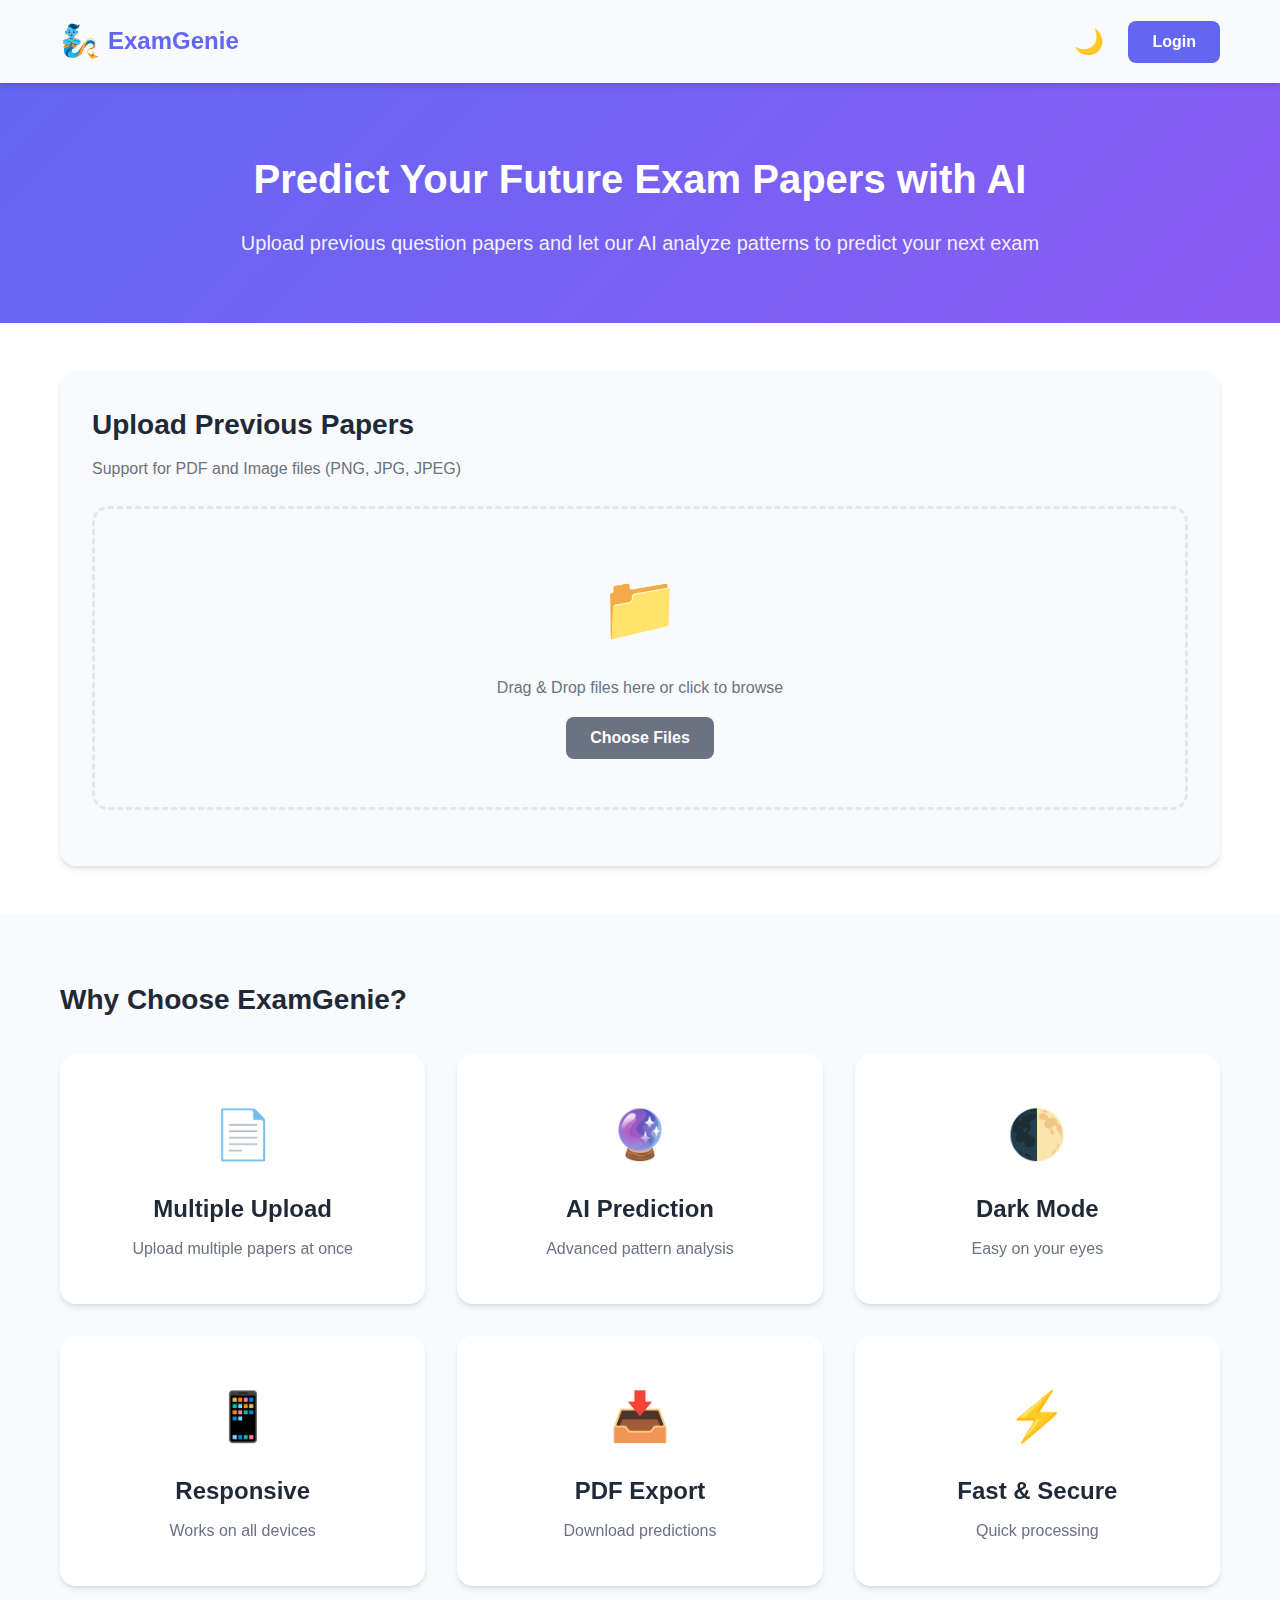
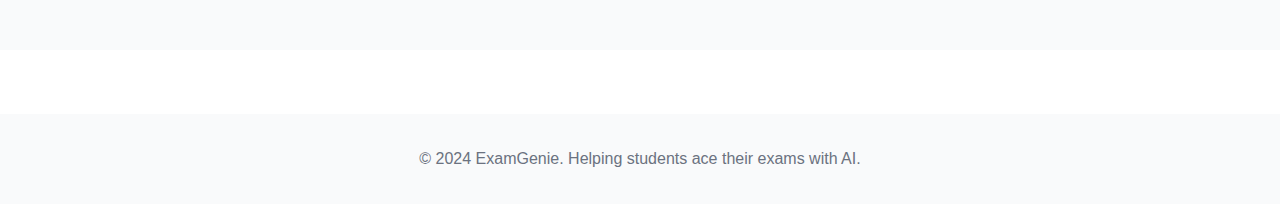
<file: frontend/index.html>
<!DOCTYPE html>
<html lang="en">
<head>
    <meta charset="UTF-8">
    <meta name="viewport" content="width=device-width, initial-scale=1.0">
    <title>ExamGenie - AI-Powered Exam Predictor</title>
    <link rel="stylesheet" href="css/style.css">
    <link rel="stylesheet" href="css/dark.css">
</head>
<body>
    <!-- Header -->
<header class="header">
    <div class="container header-content">
        <div class="logo">
            <span class="logo-icon">🧞</span>
            <span class="logo-text">ExamGenie</span>
        </div>
        <nav class="nav">
            <!-- User info will be dynamically inserted -->
            <span id="welcomeUser" class="user-name" style="display:none;"></span>
            <button id="loginBtn" class="btn btn-primary">Login</button>
            <button id="logoutBtn" class="btn btn-secondary" style="display:none;">Logout</button>
            <button id="themeToggle" class="theme-toggle" aria-label="Toggle theme">
                <span class="theme-icon">🌙</span>
            </button>
        </nav>
    </div>
</header>


    <!-- Hero Section -->
    <section class="hero">
        <div class="container">
            <h1 class="hero-title">Predict Your Future Exam Papers with AI</h1>
            <p class="hero-subtitle">Upload previous question papers and let our AI analyze patterns to predict your next exam</p>
        </div>
    </section>

    <!-- Upload Section -->
    <section class="upload-section">
        <div class="container">
            <div class="upload-card">
                <h2 class="section-title">Upload Previous Papers</h2>
                <p class="section-subtitle">Support for PDF and Image files (PNG, JPG, JPEG)</p>
                
                <div class="upload-area" id="uploadArea">
                    <div class="upload-icon">📁</div>
                    <p class="upload-text">Drag & Drop files here or click to browse</p>
                    <input type="file" id="fileInput" multiple accept=".pdf,.png,.jpg,.jpeg" hidden>
                    <button class="btn btn-secondary" onclick="document.getElementById('fileInput').click()">
                        Choose Files
                    </button>
                </div>

                <div id="fileList" class="file-list"></div>
                
                <button id="uploadBtn" class="btn btn-primary btn-large" style="display: none;">
                    Upload & Extract Text
                </button>
            </div>

            <!-- Extracted Text Display -->
            <div id="extractedSection" class="extracted-section" style="display: none;">
                <h2 class="section-title">Extracted Text</h2>
                <div id="extractedText" class="extracted-text"></div>
                
                <button id="predictBtn" class="btn btn-success btn-large">
                    🔮 Predict Future Paper
                </button>
            </div>

            <!-- Predicted Paper Display -->
            <div id="predictionSection" class="prediction-section" style="display: none;">
                <h2 class="section-title">Predicted Exam Paper</h2>
                <div id="predictionContent" class="prediction-content"></div>
                
                <button id="downloadBtn" class="btn btn-primary btn-large">
                    📥 Download as PDF
                </button>
            </div>

            <!-- Loading Spinner -->
            <div id="loadingSpinner" class="loading-spinner" style="display: none;">
                <div class="spinner"></div>
                <p>Processing your papers...</p>
            </div>
        </div>
    </section>

    <!-- Features Section -->
    <section class="features-section">
        <div class="container">
            <h2 class="section-title">Why Choose ExamGenie?</h2>
            
            <div class="features-grid">
                <!-- Feature Cards -->
                <div class="flip-card">
                    <div class="flip-card-inner">
                        <div class="flip-card-front">
                            <div class="feature-icon">📄</div>
                            <h3>Multiple Upload</h3>
                            <p>Upload multiple papers at once</p>
                        </div>
                        <div class="flip-card-back">
                            <h3>Smart Processing</h3>
                            <p>Our AI processes PDFs and images simultaneously, extracting text with high accuracy using OCR technology.</p>
                        </div>
                    </div>
                </div>

                <div class="flip-card">
                    <div class="flip-card-inner">
                        <div class="flip-card-front">
                            <div class="feature-icon">🔮</div>
                            <h3>AI Prediction</h3>
                            <p>Advanced pattern analysis</p>
                        </div>
                        <div class="flip-card-back">
                            <h3>Pattern Recognition</h3>
                            <p>Analyzes question patterns, topic frequency, and exam trends to generate accurate predictions.</p>
                        </div>
                    </div>
                </div>

                <div class="flip-card">
                    <div class="flip-card-inner">
                        <div class="flip-card-front">
                            <div class="feature-icon">🌓</div>
                            <h3>Dark Mode</h3>
                            <p>Easy on your eyes</p>
                        </div>
                        <div class="flip-card-back">
                            <h3>Comfortable Viewing</h3>
                            <p>Toggle between light and dark themes for comfortable studying at any time of day.</p>
                        </div>
                    </div>
                </div>

                <div class="flip-card">
                    <div class="flip-card-inner">
                        <div class="flip-card-front">
                            <div class="feature-icon">📱</div>
                            <h3>Responsive</h3>
                            <p>Works on all devices</p>
                        </div>
                        <div class="flip-card-back">
                            <h3>Mobile Friendly</h3>
                            <p>Fully responsive design works seamlessly on desktop, tablet, and mobile devices.</p>
                        </div>
                    </div>
                </div>

                <div class="flip-card">
                    <div class="flip-card-inner">
                        <div class="flip-card-front">
                            <div class="feature-icon">📥</div>
                            <h3>PDF Export</h3>
                            <p>Download predictions</p>
                        </div>
                        <div class="flip-card-back">
                            <h3>Easy Sharing</h3>
                            <p>Export predicted papers as PDF for easy sharing and printing.</p>
                        </div>
                    </div>
                </div>

                <div class="flip-card">
                    <div class="flip-card-inner">
                        <div class="flip-card-front">
                            <div class="feature-icon">⚡</div>
                            <h3>Fast & Secure</h3>
                            <p>Quick processing</p>
                        </div>
                        <div class="flip-card-back">
                            <h3>Reliable Performance</h3>
                            <p>Lightning-fast processing with secure file handling ensures your data stays safe.</p>
                        </div>
                    </div>
                </div>
            </div>
        </div>
    </section>

    <!-- Footer -->
    <footer class="footer">
        <div class="container">
            <p>&copy; 2024 ExamGenie. Helping students ace their exams with AI.</p>
        </div>
    </footer>

    <script src="js/main.js"></script>
</body>
</html>
</file>
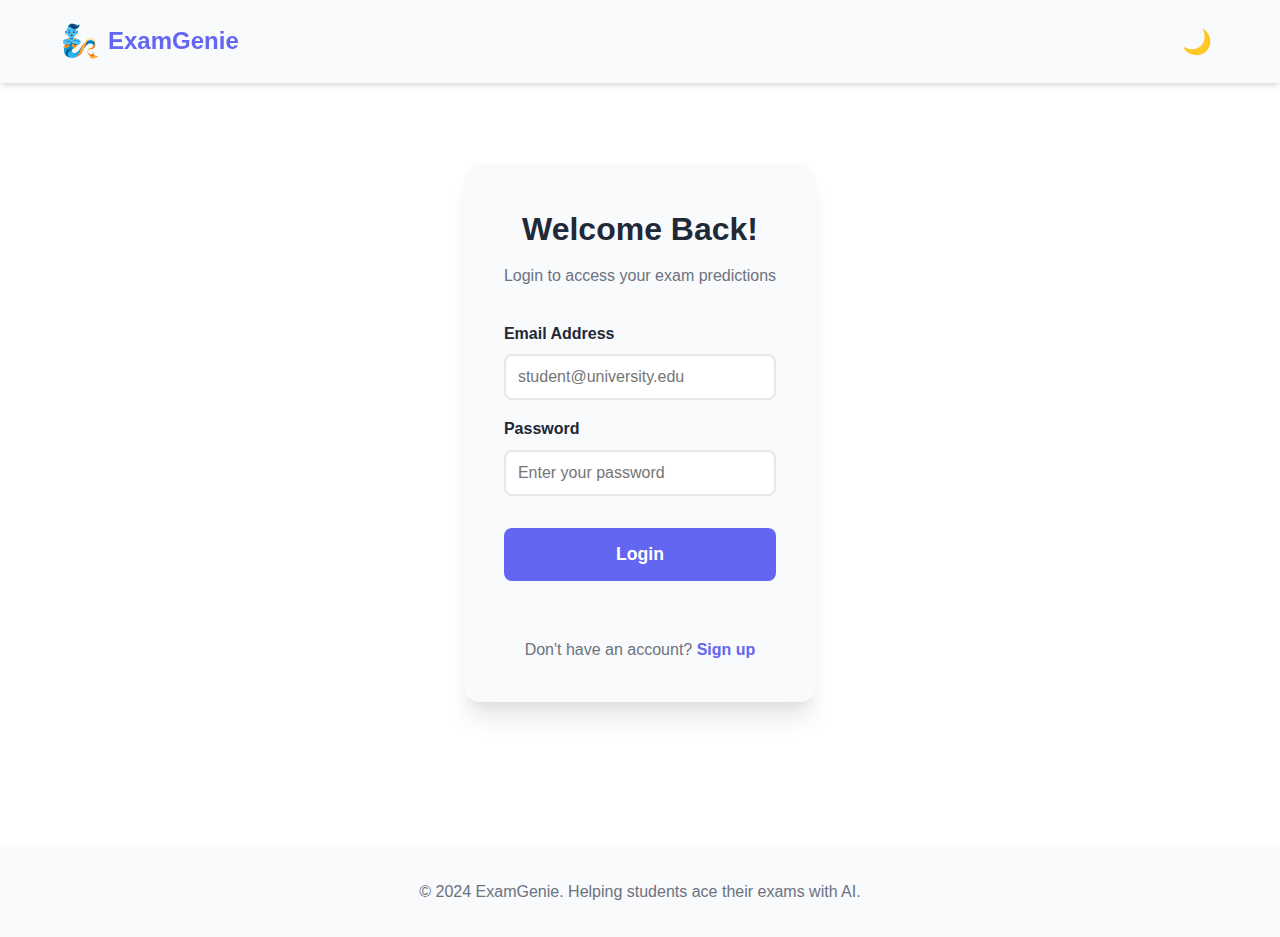
<file: frontend/login.html>
<!DOCTYPE html>
<html lang="en">
<head>
    <meta charset="UTF-8">
    <meta name="viewport" content="width=device-width, initial-scale=1.0">
    <title>Login - ExamGenie</title>
    <link rel="stylesheet" href="css/style.css">
    <link rel="stylesheet" href="css/dark.css">
</head>
<body>
    <!-- Header -->
    <header class="header">
        <div class="container header-content">
            <div class="logo" onclick="window.location.href='index.html'" style="cursor: pointer;">
                <span class="logo-icon">🧞</span>
                <span class="logo-text">ExamGenie</span>
            </div>
            <nav class="nav">
                <button id="themeToggle" class="theme-toggle" aria-label="Toggle theme">
                    <span class="theme-icon">🌙</span>
                </button>
            </nav>
        </div>
    </header>

    <!-- Login Section -->
    <section class="login-section">
        <div class="container">
            <div class="login-card">
                <h2 class="login-title">Welcome Back!</h2>
                <p class="login-subtitle">Login to access your exam predictions</p>

                <form id="loginForm" class="login-form">
                    <div class="form-group">
                        <label for="email">Email Address</label>
                        <input type="email" id="email" name="email" placeholder="student@university.edu" required>
                    </div>

                    <div class="form-group">
                        <label for="password">Password</label>
                        <input type="password" id="password" name="password" placeholder="Enter your password" required>
                    </div>

                    
                    <button type="submit" class="btn btn-primary btn-large">Login</button>

                    

                    <p class="signup-text">
                        Don't have an account? <a href="register.html" class="signup-link">Sign up</a>
                    </p>
                </form>

                <div id="loginMessage" class="message" style="display: none;"></div>
            </div>
        </div>
    </section>

    <!-- Footer -->
    <footer class="footer">
        <div class="container">
            <p>&copy; 2024 ExamGenie. Helping students ace their exams with AI.</p>
        </div>
    </footer>

    <script>
        // Theme toggle functionality
        const themeToggle = document.getElementById('themeToggle');
        const body = document.body;
        const themeIcon = document.querySelector('.theme-icon');

        // Check for saved theme preference
        const currentTheme = localStorage.getItem('theme') || 'light';
        body.classList.toggle('dark-mode', currentTheme === 'dark');
        themeIcon.textContent = currentTheme === 'dark' ? '☀️' : '🌙';

        themeToggle.addEventListener('click', () => {
            body.classList.toggle('dark-mode');
            const isDark = body.classList.contains('dark-mode');
            themeIcon.textContent = isDark ? '☀️' : '🌙';
            localStorage.setItem('theme', isDark ? 'dark' : 'light');
        });

        // Login form submission
        const loginForm = document.getElementById('loginForm');
        const loginMessage = document.getElementById('loginMessage');

        loginForm.addEventListener('submit', async (e) => {
            e.preventDefault();

            const email = document.getElementById('email').value;
            const password = document.getElementById('password').value;

            try {
                const response = await fetch('http://localhost:5000/login', {
                    method: 'POST',
                    headers: {
                        'Content-Type': 'application/json',
                    },
                    body: JSON.stringify({ email, password })
                });

                const data = await response.json();

                if (data.success) {
                    loginMessage.textContent = 'Login successful! Redirecting...';
                    loginMessage.className = 'message success';
                    loginMessage.style.display = 'block';

                    // Store user info
                    localStorage.setItem('user', JSON.stringify(data.user));

                    // Redirect after 1 second
                    setTimeout(() => {
                        window.location.href = 'index.html';
                    }, 1000);
                } else {
                    loginMessage.textContent = data.error || 'Login failed';
                    loginMessage.className = 'message error';
                    loginMessage.style.display = 'block';
                }
            } catch (error) {
                loginMessage.textContent = 'Error connecting to server. Please make sure the backend is running.';
                loginMessage.className = 'message error';
                loginMessage.style.display = 'block';
            }
        });
    </script>
</body>
</html>
</file>
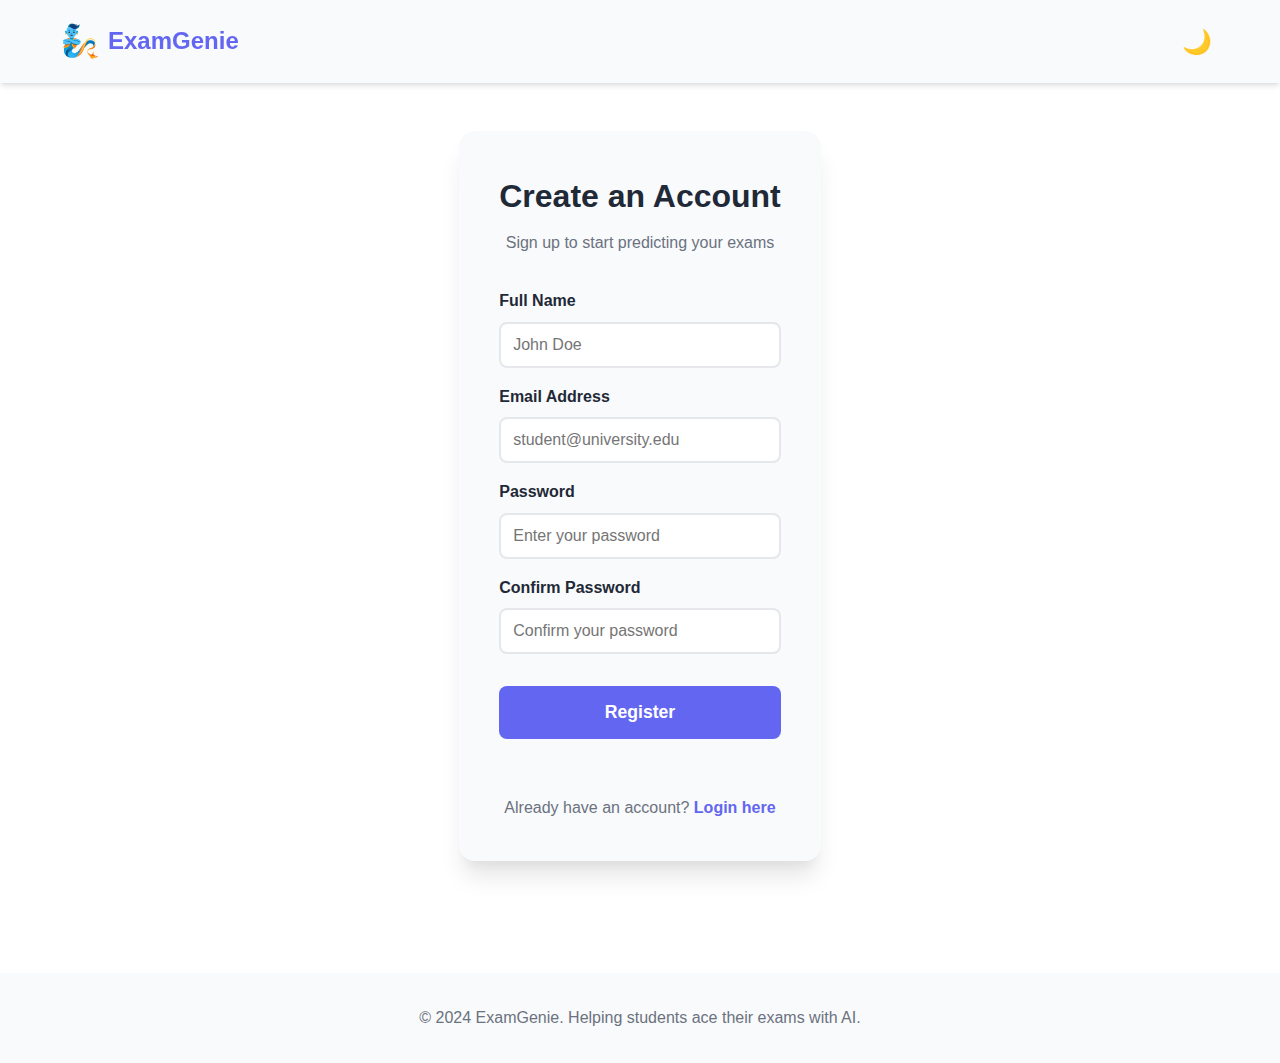
<file: frontend/register.html>
<!DOCTYPE html>
<html lang="en">
<head>
    <meta charset="UTF-8">
    <meta name="viewport" content="width=device-width, initial-scale=1.0">
    <title>Register - ExamGenie</title>
    <link rel="stylesheet" href="css/style.css">
    <link rel="stylesheet" href="css/dark.css">
</head>
<body>
    <!-- Header -->
    <header class="header">
        <div class="container header-content">
            <div class="logo" onclick="window.location.href='index.html'" style="cursor: pointer;">
                <span class="logo-icon">🧞</span>
                <span class="logo-text">ExamGenie</span>
            </div>
            <nav class="nav">
                <button id="themeToggle" class="theme-toggle" aria-label="Toggle theme">
                    <span class="theme-icon">🌙</span>
                </button>
            </nav>
        </div>
    </header>

    <!-- Registration Section -->
    <section class="login-section">
        <div class="container">
            <div class="login-card">
                <h2 class="login-title">Create an Account</h2>
                <p class="login-subtitle">Sign up to start predicting your exams</p>

                <form id="registerForm" class="login-form">
                    <div class="form-group">
                        <label for="username">Full Name</label>
                        <input type="text" id="username" name="username" placeholder="John Doe" required>
                    </div>

                    <div class="form-group">
                        <label for="email">Email Address</label>
                        <input type="email" id="email" name="email" placeholder="student@university.edu" required>
                    </div>

                    <div class="form-group">
                        <label for="password">Password</label>
                        <input type="password" id="password" name="password" placeholder="Enter your password" required>
                    </div>

                    <div class="form-group">
                        <label for="confirmPassword">Confirm Password</label>
                        <input type="password" id="confirmPassword" name="confirmPassword" placeholder="Confirm your password" required>
                    </div>

                    <button type="submit" class="btn btn-primary btn-large">Register</button>

                    <p class="signup-text">
                        Already have an account? <a href="login.html" class="signup-link">Login here</a>
                    </p>
                </form>

                <div id="registerMessage" class="message" style="display: none;"></div>
            </div>
        </div>
    </section>

    <!-- Footer -->
    <footer class="footer">
        <div class="container">
            <p>&copy; 2024 ExamGenie. Helping students ace their exams with AI.</p>
        </div>
    </footer>

    <script>
        // Theme toggle functionality
        const themeToggle = document.getElementById('themeToggle');
        const body = document.body;
        const themeIcon = document.querySelector('.theme-icon');

        const currentTheme = localStorage.getItem('theme') || 'light';
        body.classList.toggle('dark-mode', currentTheme === 'dark');
        themeIcon.textContent = currentTheme === 'dark' ? '☀️' : '🌙';

        themeToggle.addEventListener('click', () => {
            body.classList.toggle('dark-mode');
            const isDark = body.classList.contains('dark-mode');
            themeIcon.textContent = isDark ? '☀️' : '🌙';
            localStorage.setItem('theme', isDark ? 'dark' : 'light');
        });

        // Registration form submission
        const registerForm = document.getElementById('registerForm');
        const registerMessage = document.getElementById('registerMessage');

        registerForm.addEventListener('submit', async (e) => {
            e.preventDefault();

            const username = document.getElementById('username').value;
            const email = document.getElementById('email').value;
            const password = document.getElementById('password').value;
            const confirmPassword = document.getElementById('confirmPassword').value;

            if (password !== confirmPassword) {
                registerMessage.textContent = 'Passwords do not match!';
                registerMessage.className = 'message error';
                registerMessage.style.display = 'block';
                return;
            }

            try {
                const response = await fetch('http://localhost:5000/register', {
                    method: 'POST',
                    headers: {
                        'Content-Type': 'application/json',
                    },
                    body: JSON.stringify({ username, email, password })
                });

                const data = await response.json();

                if (data.success) {
                    registerMessage.textContent = 'Registration successful! Redirecting to login...';
                    registerMessage.className = 'message success';
                    registerMessage.style.display = 'block';

                    setTimeout(() => {
                        window.location.href = 'login.html';
                    }, 1500);
                } else {
                    registerMessage.textContent = data.error || 'Registration failed';
                    registerMessage.className = 'message error';
                    registerMessage.style.display = 'block';
                }
            } catch (error) {
                registerMessage.textContent = 'Error connecting to server. Please make sure the backend is running.';
                registerMessage.className = 'message error';
                registerMessage.style.display = 'block';
            }
        });
    </script>
</body>
</html>
</file>
<file: frontend/css/style.css>
* {
    margin: 0;
    padding: 0;
    box-sizing: border-box;
}

:root {
    --primary-color: #6366f1;
    --secondary-color: #8b5cf6;
    --success-color: #10b981;
    --danger-color: #ef4444;
    --bg-color: #ffffff;
    --surface-color: #f9fafb;
    --text-color: #1f2937;
    --text-secondary: #6b7280;
    --border-color: #e5e7eb;
    --shadow: 0 4px 6px -1px rgba(0, 0, 0, 0.1), 0 2px 4px -1px rgba(0, 0, 0, 0.06);
    --shadow-lg: 0 20px 25px -5px rgba(0, 0, 0, 0.1), 0 10px 10px -5px rgba(0, 0, 0, 0.04);
}

body {
    font-family: -apple-system, BlinkMacSystemFont, 'Segoe UI', Roboto, 'Helvetica Neue', Arial, sans-serif;
    background-color: var(--bg-color);
    color: var(--text-color);
    line-height: 1.6;
    transition: background-color 0.3s ease, color 0.3s ease;
}

.container {
    max-width: 1200px;
    margin: 0 auto;
    padding: 0 20px;
}

/* ========== Header ========== */
.header {
    background-color: var(--surface-color);
    box-shadow: var(--shadow);
    position: sticky;
    top: 0;
    z-index: 1000;
    transition: background-color 0.3s ease;
}

.header-content {
    display: flex;
    justify-content: space-between;
    align-items: center;
    padding: 1rem 20px;
}

.logo {
    display: flex;
    align-items: center;
    gap: 0.5rem;
    font-size: 1.5rem;
    font-weight: bold;
    color: var(--primary-color);
}

.logo-icon {
    font-size: 2rem;
}

.nav {
    display: flex;
    align-items: center;
    gap: 1rem;
}

.theme-toggle {
    background: none;
    border: none;
    font-size: 1.5rem;
    cursor: pointer;
    padding: 0.5rem;
    border-radius: 50%;
    transition: background-color 0.3s ease;
}

.theme-toggle:hover {
    background-color: var(--border-color);
}

/* ========== Buttons ========== */
.btn {
    padding: 0.75rem 1.5rem;
    border: none;
    border-radius: 0.5rem;
    font-size: 1rem;
    font-weight: 600;
    cursor: pointer;
    transition: all 0.3s ease;
    display: inline-flex;
    align-items: center;
    justify-content: center;
    gap: 0.5rem;
}

.btn-primary {
    background-color: var(--primary-color);
    color: white;
}

.btn-primary:hover {
    background-color: #4f46e5;
    transform: translateY(-2px);
    box-shadow: var(--shadow-lg);
}

.btn-secondary {
    background-color: var(--text-secondary);
    color: white;
}

.btn-secondary:hover {
    background-color: #4b5563;
}

.btn-success {
    background-color: var(--success-color);
    color: white;
}

.btn-success:hover {
    background-color: #059669;
}

.btn-large {
    padding: 1rem 2rem;
    font-size: 1.1rem;
    width: 100%;
    max-width: 400px;
    margin: 1rem auto;
    display: flex;
}

.btn-social {
    background-color: var(--surface-color);
    color: var(--text-color);
    border: 2px solid var(--border-color);
    width: 100%;
}

.btn-social:hover {
    border-color: var(--primary-color);
}

/* ========== Hero Section ========== */
.hero {
    background: linear-gradient(135deg, var(--primary-color) 0%, var(--secondary-color) 100%);
    color: white;
    padding: 4rem 0;
    text-align: center;
}

.hero-title {
    font-size: 2.5rem;
    margin-bottom: 1rem;
    font-weight: 800;
}

.hero-subtitle {
    font-size: 1.25rem;
    opacity: 0.9;
}

/* ========== Upload Section ========== */
.upload-section {
    padding: 3rem 0;
}

.upload-card {
    background-color: var(--surface-color);
    border-radius: 1rem;
    padding: 2rem;
    box-shadow: var(--shadow);
    transition: background-color 0.3s ease;
}

.section-title {
    font-size: 1.75rem;
    margin-bottom: 0.5rem;
    color: var(--text-color);
}

.section-subtitle {
    color: var(--text-secondary);
    margin-bottom: 1.5rem;
}

.upload-area {
    border: 3px dashed var(--border-color);
    border-radius: 1rem;
    padding: 3rem;
    text-align: center;
    transition: all 0.3s ease;
    cursor: pointer;
}

.upload-area:hover {
    border-color: var(--primary-color);
    background-color: rgba(99, 102, 241, 0.05);
}

.upload-area.drag-over {
    border-color: var(--primary-color);
    background-color: rgba(99, 102, 241, 0.1);
}

.upload-icon {
    font-size: 4rem;
    margin-bottom: 1rem;
}

.upload-text {
    color: var(--text-secondary);
    margin-bottom: 1rem;
}

/* ========== File List ========== */
.file-list {
    margin-top: 1.5rem;
}

.file-item {
    display: flex;
    justify-content: space-between;
    align-items: center;
    padding: 1rem;
    background-color: var(--bg-color);
    border-radius: 0.5rem;
    margin-bottom: 0.5rem;
    box-shadow: var(--shadow);
}

.file-info {
    display: flex;
    align-items: center;
    gap: 0.75rem;
}

.file-icon {
    font-size: 1.5rem;
}

.file-details h4 {
    font-size: 0.9rem;
    margin-bottom: 0.25rem;
}

.file-size {
    font-size: 0.8rem;
    color: var(--text-secondary);
}

.remove-btn {
    background-color: var(--danger-color);
    color: white;
    border: none;
    padding: 0.5rem 1rem;
    border-radius: 0.375rem;
    cursor: pointer;
    font-size: 0.875rem;
}

.remove-btn:hover {
    background-color: #dc2626;
}

/* ========== Extracted Text Section ========== */
.extracted-section {
    margin-top: 2rem;
    background-color: var(--surface-color);
    border-radius: 1rem;
    padding: 2rem;
    box-shadow: var(--shadow);
}

.extracted-text {
    background-color: var(--bg-color);
    border-radius: 0.5rem;
    padding: 1.5rem;
    max-height: 400px;
    overflow-y: auto;
    margin-bottom: 1.5rem;
    border: 1px solid var(--border-color);
}

.text-block {
    margin-bottom: 1.5rem;
    padding-bottom: 1.5rem;
    border-bottom: 1px solid var(--border-color);
}

.text-block:last-child {
    border-bottom: none;
}

.text-block h4 {
    color: var(--primary-color);
    margin-bottom: 0.5rem;
}

/* ========== Prediction Section ========== */
.prediction-section {
    margin-top: 2rem;
    background-color: var(--surface-color);
    border-radius: 1rem;
    padding: 2rem;
    box-shadow: var(--shadow-lg);
}

.prediction-content {
    background-color: var(--bg-color);
    border-radius: 0.5rem;
    padding: 1.5rem;
    margin-bottom: 1.5rem;
    border: 1px solid var(--border-color);
}

.prediction-summary {
    background-color: rgba(99, 102, 241, 0.1);
    border-left: 4px solid var(--primary-color);
    padding: 1rem;
    margin-bottom: 1.5rem;
    border-radius: 0.5rem;
}

.prediction-summary h4 {
    margin-bottom: 0.5rem;
}

.topic-list {
    list-style: none;
    margin-top: 0.5rem;
}

.topic-item {
    padding: 0.5rem;
    margin: 0.25rem 0;
    background-color: var(--surface-color);
    border-radius: 0.375rem;
    display: flex;
    justify-content: space-between;
}

.question-section {
    margin-bottom: 2rem;
}

.question-section h3 {
    color: var(--secondary-color);
    margin-bottom: 1rem;
    font-size: 1.25rem;
}

.question-item {
    background-color: var(--surface-color);
    padding: 1rem;
    margin-bottom: 0.75rem;
    border-radius: 0.5rem;
    border-left: 3px solid var(--primary-color);
}

/* ========== Features Section ========== */
.features-section {
    padding: 4rem 0;
    background-color: var(--surface-color);
}

.features-grid {
    display: grid;
    grid-template-columns: repeat(auto-fit, minmax(300px, 1fr));
    gap: 2rem;
    margin-top: 2rem;
}

/* ========== Flip Cards ========== */
.flip-card {
    background-color: transparent;
    height: 250px;
    perspective: 1000px;
}

.flip-card-inner {
    position: relative;
    width: 100%;
    height: 100%;
    text-align: center;
    transition: transform 0.6s;
    transform-style: preserve-3d;
}

.flip-card:hover .flip-card-inner {
    transform: rotateY(180deg);
}

.flip-card-front, .flip-card-back {
    position: absolute;
    width: 100%;
    height: 100%;
    backface-visibility: hidden;
    border-radius: 1rem;
    padding: 2rem;
    display: flex;
    flex-direction: column;
    justify-content: center;
    align-items: center;
    box-shadow: var(--shadow);
}

.flip-card-front {
    background-color: var(--bg-color);
}

.flip-card-back {
    background: linear-gradient(135deg, var(--primary-color) 0%, var(--secondary-color) 100%);
    color: white;
    transform: rotateY(180deg);
}

.feature-icon {
    font-size: 3rem;
    margin-bottom: 1rem;
}

.flip-card-front h3 {
    font-size: 1.5rem;
    margin-bottom: 0.5rem;
    color: var(--text-color);
}

.flip-card-front p {
    color: var(--text-secondary);
}

.flip-card-back h3 {
    margin-bottom: 1rem;
}

/* ========== Loading Spinner ========== */
.loading-spinner {
    text-align: center;
    padding: 3rem;
}

.spinner {
    border: 4px solid var(--border-color);
    border-top: 4px solid var(--primary-color);
    border-radius: 50%;
    width: 60px;
    height: 60px;
    animation: spin 1s linear infinite;
    margin: 0 auto 1rem;
}

@keyframes spin {
    0% { transform: rotate(0deg); }
    100% { transform: rotate(360deg); }
}

/* ========== Login Section ========== */
.login-section {
    min-height: calc(100vh - 200px);
    display: flex;
    align-items: center;
    padding: 3rem 0;
}

.login-card {
    max-width: 450px;
    margin: 0 auto;
    background-color: var(--surface-color);
    border-radius: 1rem;
    padding: 2.5rem;
    box-shadow: var(--shadow-lg);
}

.login-title {
    font-size: 2rem;
    margin-bottom: 0.5rem;
    text-align: center;
}

.login-subtitle {
    text-align: center;
    color: var(--text-secondary);
    margin-bottom: 2rem;
}

.login-form {
    display: flex;
    flex-direction: column;
    gap: 1rem;
}

.form-group {
    display: flex;
    flex-direction: column;
    gap: 0.5rem;
}

.form-group label {
    font-weight: 600;
    color: var(--text-color);
}

.form-group input {
    padding: 0.75rem;
    border: 2px solid var(--border-color);
    border-radius: 0.5rem;
    font-size: 1rem;
    background-color: var(--bg-color);
    color: var(--text-color);
    transition: border-color 0.3s ease;
}

.form-group input:focus {
    outline: none;
    border-color: var(--primary-color);
}

.form-options {
    display: flex;
    justify-content: space-between;
    align-items: center;
    margin: 0.5rem 0;
}

.checkbox-label {
    display: flex;
    align-items: center;
    gap: 0.5rem;
    cursor: pointer;
}

.forgot-link {
    color: var(--primary-color);
    text-decoration: none;
}

.forgot-link:hover {
    text-decoration: underline;
}

.divider {
    text-align: center;
    margin: 1.5rem 0;
    position: relative;
}

.divider::before,
.divider::after {
    content: '';
    position: absolute;
    top: 50%;
    width: 45%;
    height: 1px;
    background-color: var(--border-color);
}

.divider::before {
    left: 0;
}

.divider::after {
    right: 0;
}

.divider span {
    background-color: var(--surface-color);
    padding: 0 1rem;
    color: var(--text-secondary);
}

.signup-text {
    text-align: center;
    margin-top: 1.5rem;
    color: var(--text-secondary);
}

.signup-link {
    color: var(--primary-color);
    text-decoration: none;
    font-weight: 600;
}

.signup-link:hover {
    text-decoration: underline;
}

.message {
    padding: 1rem;
    border-radius: 0.5rem;
    margin-top: 1rem;
    text-align: center;
}

.message.success {
    background-color: rgba(16, 185, 129, 0.1);
    color: var(--success-color);
    border: 1px solid var(--success-color);
}

.message.error {
    background-color: rgba(239, 68, 68, 0.1);
    color: var(--danger-color);
    border: 1px solid var(--danger-color);
}

/* ========== Footer ========== */
.footer {
    background-color: var(--surface-color);
    padding: 2rem 0;
    text-align: center;
    color: var(--text-secondary);
    margin-top: 4rem;
}

/* ========== Responsive Design ========== */
@media (max-width: 768px) {
    .hero-title {
        font-size: 2rem;
    }
    
    .hero-subtitle {
        font-size: 1rem;
    }
    
    .features-grid {
        grid-template-columns: 1fr;
    }
    
    .upload-area {
        padding: 2rem 1rem;
    }
    
    .file-item {
        flex-direction: column;
        gap: 1rem;
    }
    
    .login-card {
        padding: 1.5rem;
    }
}

@media (max-width: 480px) {
    .header-content {
        flex-wrap: wrap;
    }
    
    .logo-text {
        font-size: 1.2rem;
    }
    
    .hero {
        padding: 2rem 0;
    }
    
    .section-title {
        font-size: 1.5rem;
    }
}
</file>
<file: frontend/css/dark.css>
/* ExamGenie - Dark Mode Stylesheet */

body.dark-mode {
    --bg-color: #0f172a;
    --surface-color: #1e293b;
    --text-color: #f1f5f9;
    --text-secondary: #94a3b8;
    --border-color: #334155;
    --shadow: 0 4px 6px -1px rgba(0, 0, 0, 0.3), 0 2px 4px -1px rgba(0, 0, 0, 0.2);
    --shadow-lg: 0 20px 25px -5px rgba(0, 0, 0, 0.3), 0 10px 10px -5px rgba(0, 0, 0, 0.2);
}

/* Dark mode specific adjustments */
body.dark-mode .upload-area:hover {
    background-color: rgba(99, 102, 241, 0.1);
}

body.dark-mode .upload-area.drag-over {
    background-color: rgba(99, 102, 241, 0.15);
}

body.dark-mode .flip-card-front {
    background-color: var(--surface-color);
}

body.dark-mode .flip-card-front h3 {
    color: var(--text-color);
}

body.dark-mode .theme-toggle:hover {
    background-color: rgba(255, 255, 255, 0.1);
}

body.dark-mode .btn-social {
    background-color: var(--surface-color);
    color: var(--text-color);
    border-color: var(--border-color);
}

body.dark-mode .btn-social:hover {
    border-color: var(--primary-color);
    background-color: rgba(99, 102, 241, 0.1);
}

body.dark-mode .divider span {
    background-color: var(--surface-color);
}

body.dark-mode .prediction-summary {
    background-color: rgba(99, 102, 241, 0.15);
}
</file>
